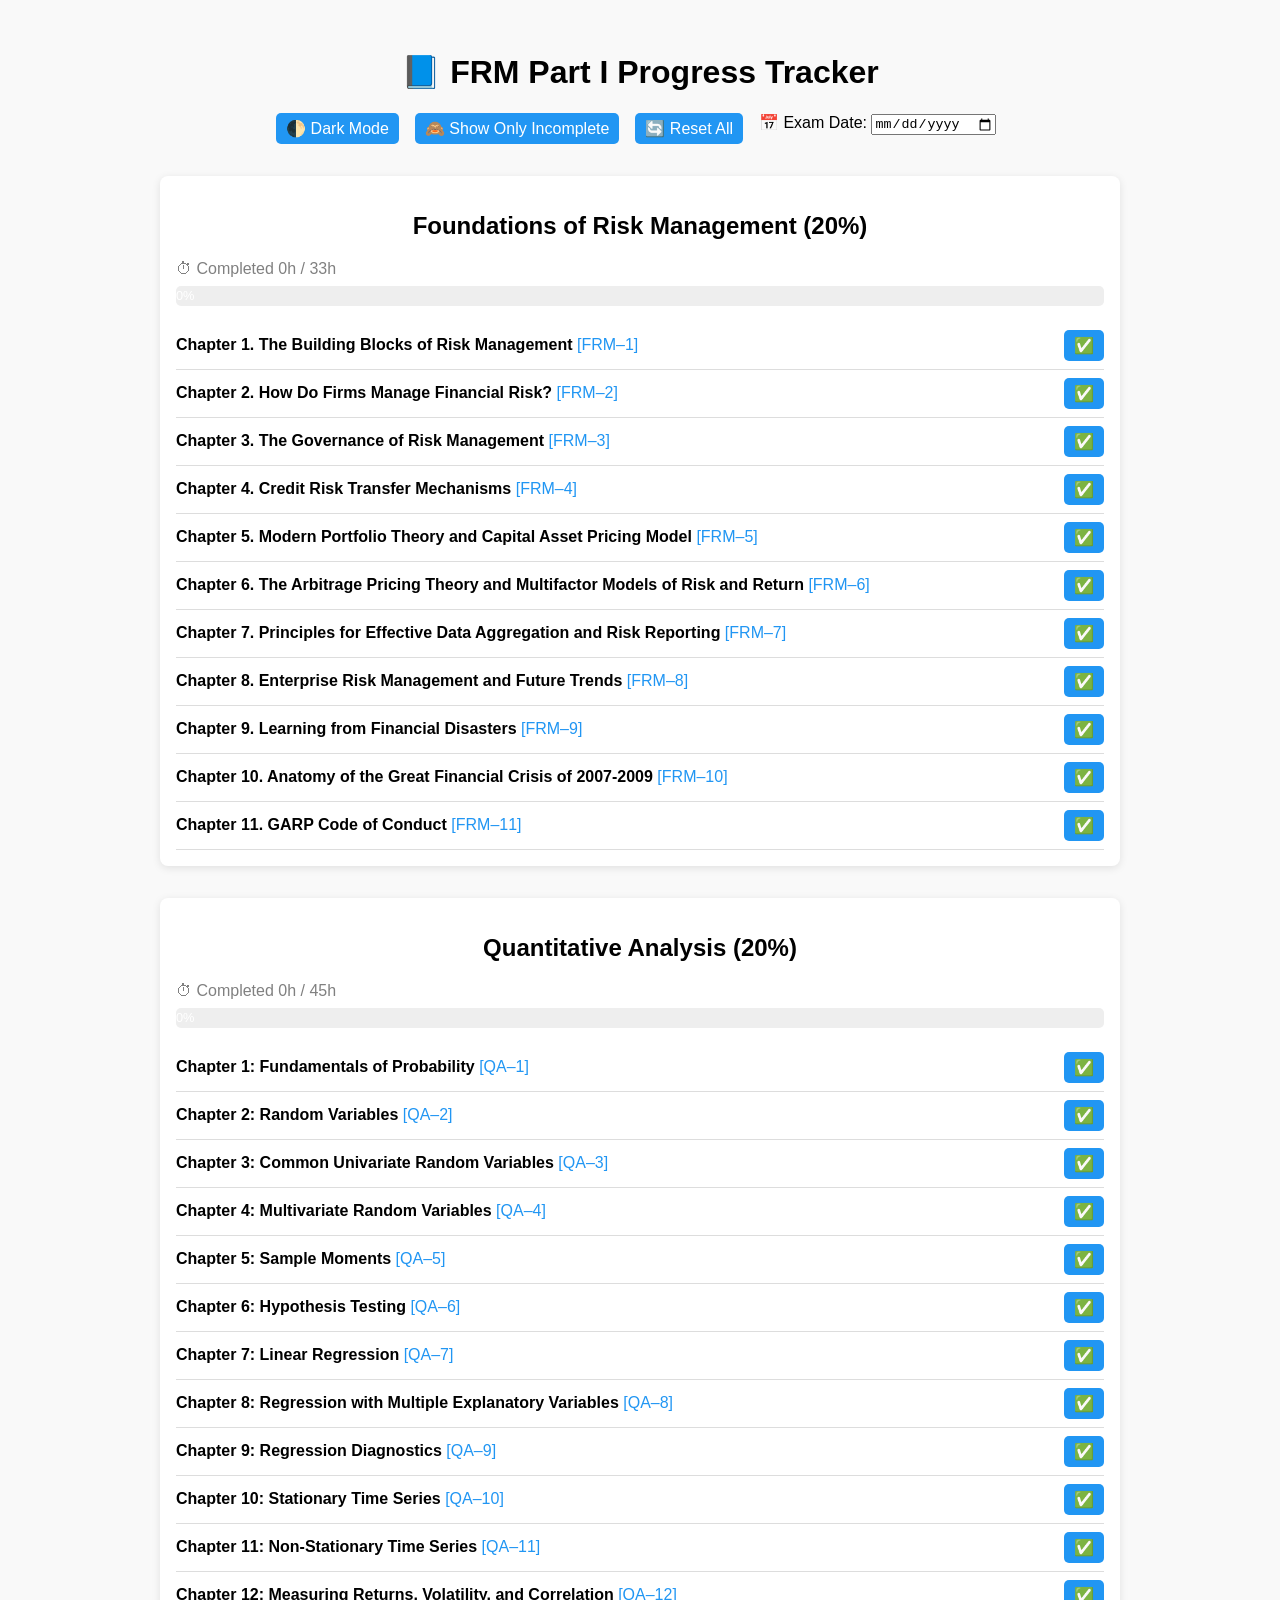
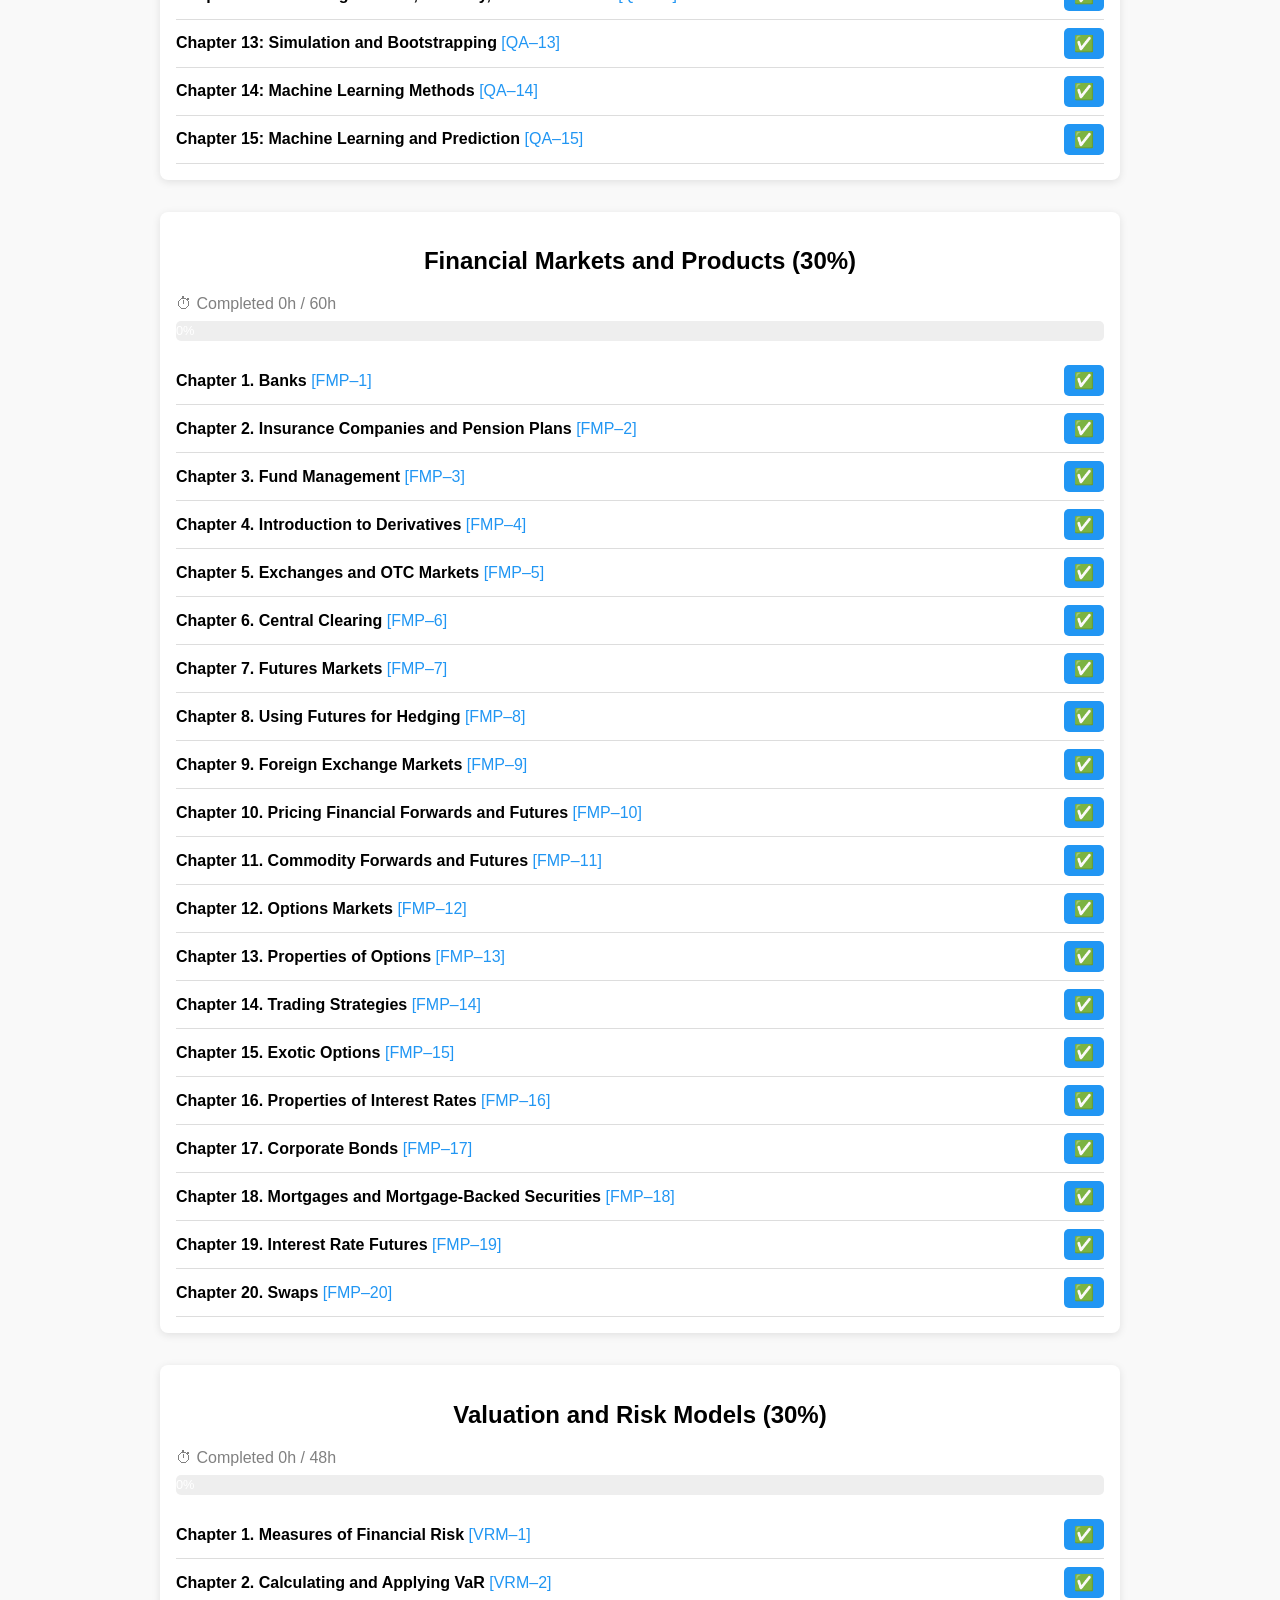
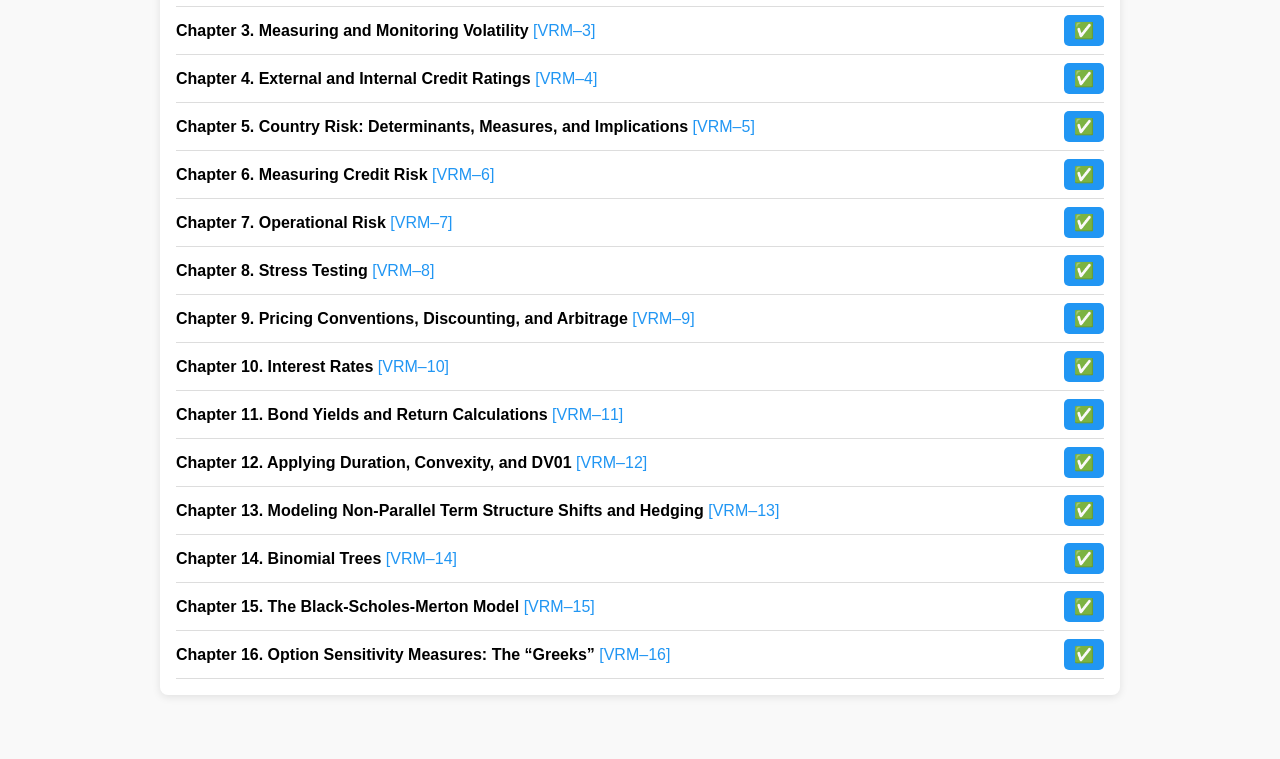
<file: learning/frm_progress/index.html>
<!DOCTYPE html>
<html lang="en">
<head>
  <meta charset="UTF-8" />
  <meta name="viewport" content="width=device-width, initial-scale=1" />
  <title>📘 FRM Part I Progress Tracker</title>
  <style>
    :root {
      --bg: #f9f9f9;
      --text: #000;
      --card: #fff;
      --bar-bg: #eee;
      --bar-fill: #4caf50;
      --btn-bg: #2196f3;
      --btn-hover: #1565c0;
    }

    body.dark {
      --bg: #121212;
      --text: #f0f0f0;
      --card: #1e1e1e;
      --bar-bg: #333;
      --bar-fill: #81c784;
      --btn-bg: #90caf9;
      --btn-hover: #64b5f6;
    }

    body {
      font-family: sans-serif;
      background: var(--bg);
      color: var(--text);
      max-width: 960px;
      margin: auto;
      padding: 2em;
      transition: background 0.3s, color 0.3s;
    }

    h1, h2 { text-align: center; }

    .book {
      background: var(--card);
      margin-bottom: 2em;
      padding: 1em;
      border-radius: 8px;
      box-shadow: 0 2px 8px rgba(0, 0, 0, 0.1);
    }

    .meta {
      color: gray;
      margin-bottom: 0.5em;
    }

    .progress-container {
      background: var(--bar-bg);
      border-radius: 5px;
      overflow: hidden;
      margin-bottom: 1em;
    }

    .progress-bar {
      height: 20px;
      background: var(--bar-fill);
      color: white;
      text-align: center;
      line-height: 20px;
      font-size: 0.8em;
      width: 0%;
      transition: width 0.3s;
    }

    .chapter-row {
      display: flex;
      justify-content: space-between;
      align-items: center;
      padding: 0.5em 0;
      border-bottom: 1px solid #ddd;
    }

    .chapter-row button,
    .top-controls button {
      background: var(--btn-bg);
      color: white;
      border: none;
      border-radius: 5px;
      padding: 6px 10px;
      font-size: 1em;
      cursor: pointer;
      transition: background 0.3s;
    }

    .chapter-row button:hover,
    .top-controls button:hover {
      background: var(--btn-hover);
    }

    .top-controls {
      display: flex;
      justify-content: center;
      gap: 1em;
      flex-wrap: wrap;
      margin-bottom: 2em;
    }

    @media (max-width: 600px) {
      .chapter-row {
        flex-direction: column;
        align-items: flex-start;
        gap: 0.5em;
      }
    }
  </style>
</head>
<body>
  <h1>📘 FRM Part I Progress Tracker</h1>
  <div class="top-controls">
    <button onclick="toggleDarkMode()">🌓 Dark Mode</button>
    <button onclick="toggleShowAll()" id="toggle-show-btn">🙈 Show Only Incomplete</button>
    <button onclick="resetAllChapters()">🔄 Reset All</button>
    <label>
      📅 Exam Date:
      <input type="date" id="exam-date" onchange="showCountdown()" />
      <span id="countdown" style="margin-left: 0.5em; font-weight: bold;"></span>
    </label>
  </div>
  <div id="tracker"></div>

<script>
let showOnlyIncomplete = false;
let fullData = null;
let completedChapters = {};

fetch("progress.json")
  .then(res => res.json())
  .then(data => {
    fullData = data;
    completedChapters = JSON.parse(localStorage.getItem("frmProgress") || '{}');
    renderProgress();
  })
  .catch(err => console.error("Failed to load progress.json:", err));

function toggleDarkMode() {
  document.body.classList.toggle("dark");
}

function groupByBook(chapters) {
  return chapters.reduce((acc, ch) => {
    if (!acc[ch.book]) acc[ch.book] = [];
    acc[ch.book].push(ch);
    return acc;
  }, {});
}

function renderProgress() {
  const books = groupByBook(fullData.chapters);
  const tracker = document.getElementById("tracker");
  tracker.innerHTML = "";

  for (const book in books) {
    const bookId = book.replace(/\s+/g, "_");
    const chapters = books[book];

    const container = document.createElement("div");
    container.className = "book";
    container.id = `book-${bookId}`;

    const title = document.createElement("h2");
    title.textContent = `${book} (${fullData.book_weights[book] * 100}%)`;

    const meta = document.createElement("div");
    meta.className = "meta";
    meta.id = `meta-${bookId}`;

    const progressContainer = document.createElement("div");
    progressContainer.className = "progress-container";
    const progressBar = document.createElement("div");
    progressBar.className = "progress-bar";
    progressBar.id = `bar-${bookId}`;
    progressContainer.appendChild(progressBar);

    container.appendChild(title);
    container.appendChild(meta);
    container.appendChild(progressContainer);

    let done = 0;
    chapters.forEach((ch, i) => {
      const id = `${ch.chapter_code.replace(/[^a-zA-Z0-9]/g, "")}_${i}`;
      const isDone = completedChapters[id] === 1;
      if (isDone) done++;

      if (showOnlyIncomplete && isDone) return;

      const row = document.createElement("div");
      row.className = "chapter-row";
      row.id = `row-${id}`;

      const label = document.createElement("span");
      label.innerHTML = `<strong>${ch.title}</strong> <span style='color:#2196f3'>[${ch.chapter_code}]</span>`;

      const btn = document.createElement("button");
      btn.innerHTML = "✅";
      btn.onclick = () => markComplete(bookId, id);

      row.appendChild(label);
      row.appendChild(btn);
      container.appendChild(row);
    });

    const percent = Math.round((done / chapters.length) * 100);
    progressBar.style.width = percent + "%";
    progressBar.textContent = percent + "%";
    meta.textContent = `⏱ Completed ${done * 3}h / ${chapters.length * 3}h`;

    tracker.appendChild(container);
  }
}

function markComplete(bookId, id) {
  completedChapters[id] = 1;
  localStorage.setItem("frmProgress", JSON.stringify(completedChapters));
  renderProgress();
}

function resetAllChapters() {
  localStorage.removeItem("frmProgress");
  completedChapters = {};
  renderProgress();
}

function toggleShowAll() {
  showOnlyIncomplete = !showOnlyIncomplete;
  document.getElementById("toggle-show-btn").textContent = showOnlyIncomplete ? "👀 Show All" : "🙈 Show Only Incomplete";
  renderProgress();
}

function showCountdown() {
  const input = document.getElementById("exam-date");
  const countdown = document.getElementById("countdown");
  if (!input || !input.value) return;
  const examDate = new Date(input.value);
  const today = new Date();
  const diff = Math.ceil((examDate - today) / (1000 * 60 * 60 * 24));
  countdown.textContent = diff >= 0 ? `(${diff} day${diff !== 1 ? "s" : ""} left)` : `(exam was on ${examDate.toDateString()})`;
}
</script>
</body>
</html>
</file>
